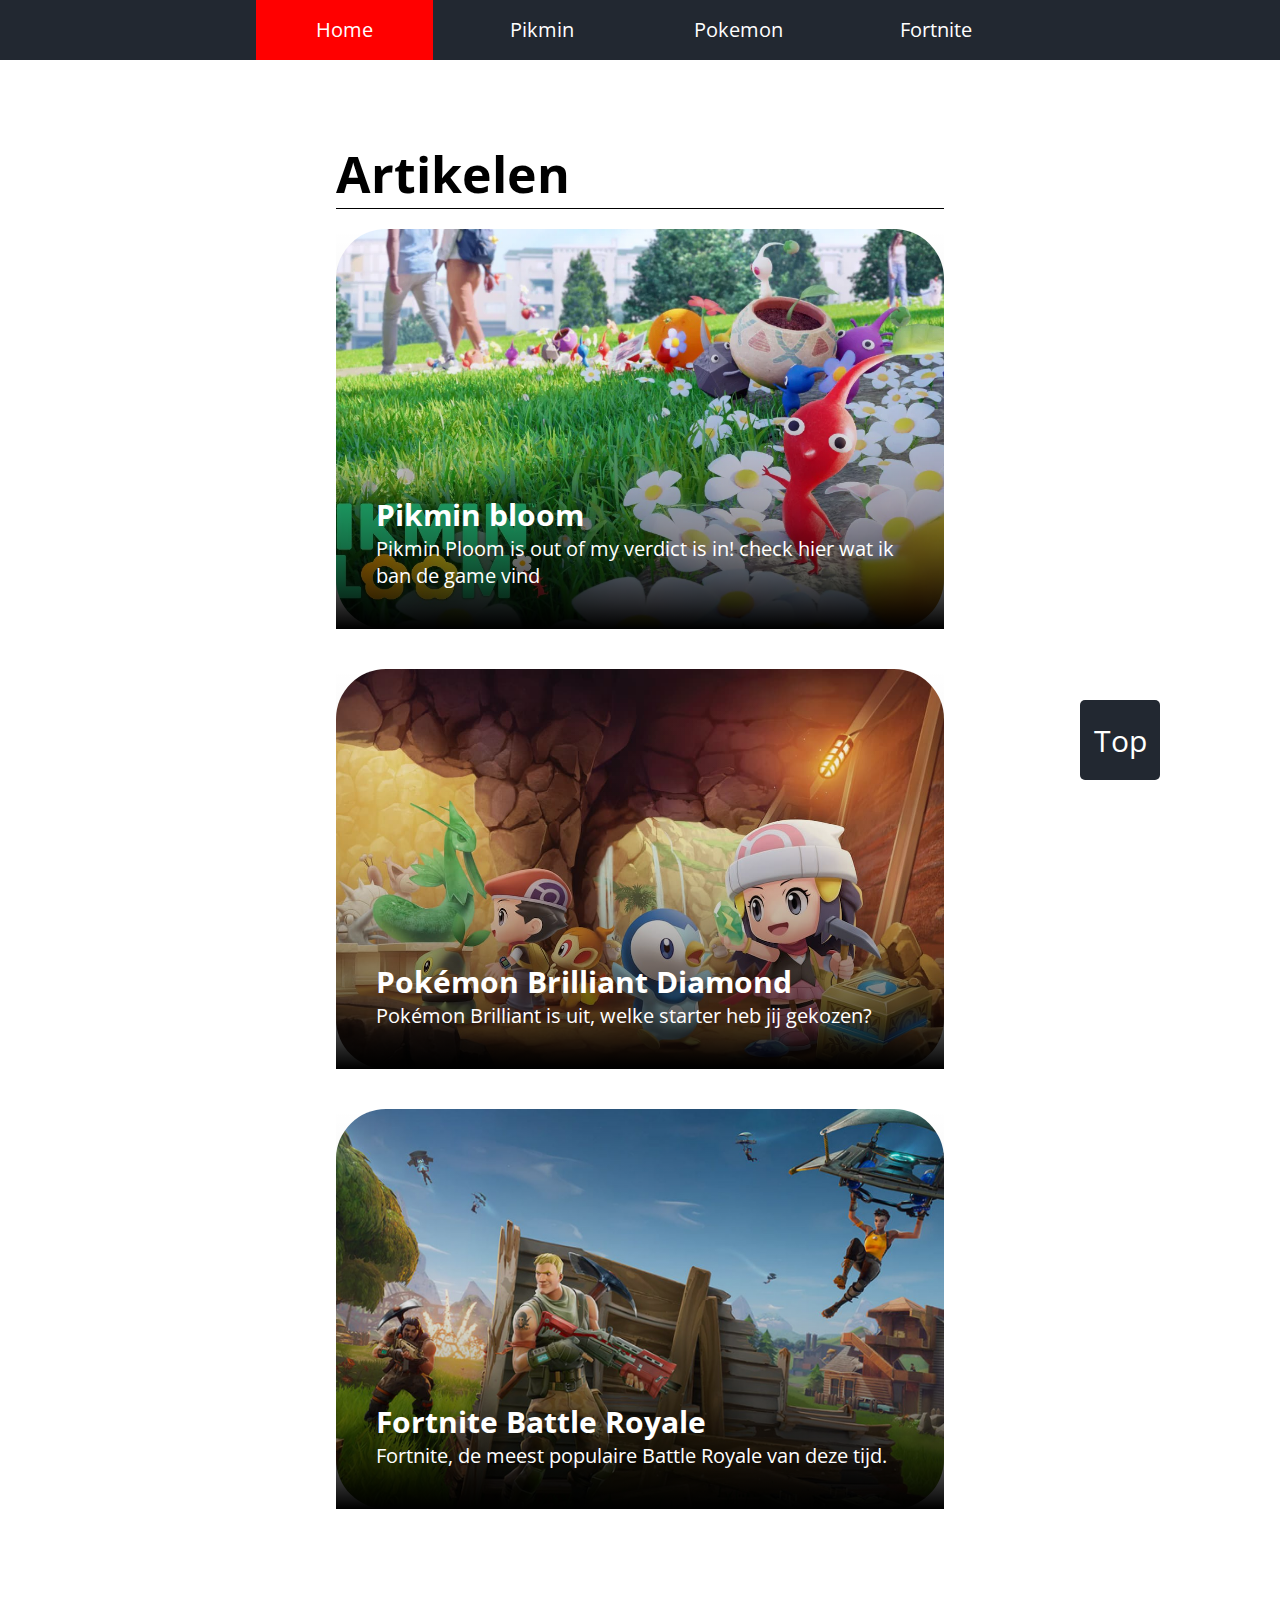
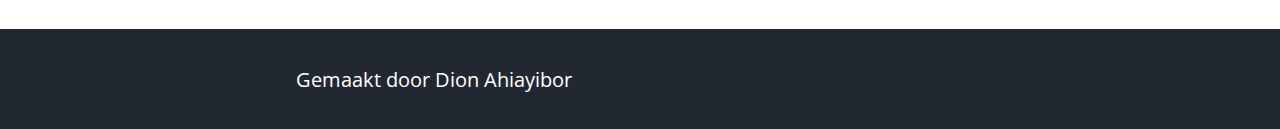
<file: blog/index.html>
<!DOCTYPE html>
<html lang="nl">
  <head>
    <meta charset="UTF-8" />
    <meta http-equiv="X-UA-Compatible" content="IE=edge" />
    <meta name="viewport" content="width=device-width, initial-scale=1.0" />
    <link rel="preconnect" href="https://fonts.googleapis.com" />
    <link rel="preconnect" href="https://fonts.gstatic.com" crossorigin />
    <link
      href="https://fonts.googleapis.com/css2?family=Ceviche+One&family=Open+Sans:ital@0;1&display=swap"
      rel="stylesheet"
    />
    <link rel="stylesheet" href="css/style.css" />
    <title>Dion's Game Blog</title>
  </head>
  <body>
    <header id="header">
      <nav>
        <ul>
          <li class="active"><a href="index.html">Home</a></li>
          <li><a href="pikmin.html">Pikmin</a></li>
          <li><a href="diamond.html">Pokemon</a></li>
          <li><a href="fortnite.html">Fortnite</a></li>
        </ul>
      </nav>
    </header>
    <main>
        <section>
        <h1>Artikelen</h1>
      <article class="box">
          <a href="pikmin.html">
        <figure>
          <img
            src="./img/pikminbloom.webp"
            alt="verschillende kleine wezens (pikmin) in verschillende kleuren"
          />
        </figure>
        <section>
          <h2>Pikmin bloom</h2>
          <p>
            Pikmin Ploom is out of my verdict is in! check hier wat ik ban de
            game vind
          </p>
        </section>
        </a>
      </article>
      <article class="box">
          <a href="diamond.html">
        <figure>
          <img
            src="./img/pokemonthumb.jpg"
            alt="de hoofdrolspelers van Pokemon in een grot meet starter Pokemon"
          />
        </figure>
        <section>
          <h2>Pokémon Brilliant Diamond</h2>
          <p>Pokémon Brilliant is uit, welke starter heb jij gekozen?</p>
        </section>
        </a>
      </article>
      <article class="box">
          <a href="fortnite.html">
        <figure>
          <img src="./img/fortnite.jpg" alt="Yoshi in zijn wolly vorm" />
        </figure>
        <section>
          <h2>Fortnite Battle Royale</h2>
          <p>Fortnite, de meest populaire Battle Royale van deze tijd.</p>
        </section>
        </a>
      </article>
        </section>
    </main>
    <a class="top" href="#header">Top</a>
    <footer>
      <p>Gemaakt door Dion Ahiayibor</p>
    </footer>
  </body>
</html>
</file>
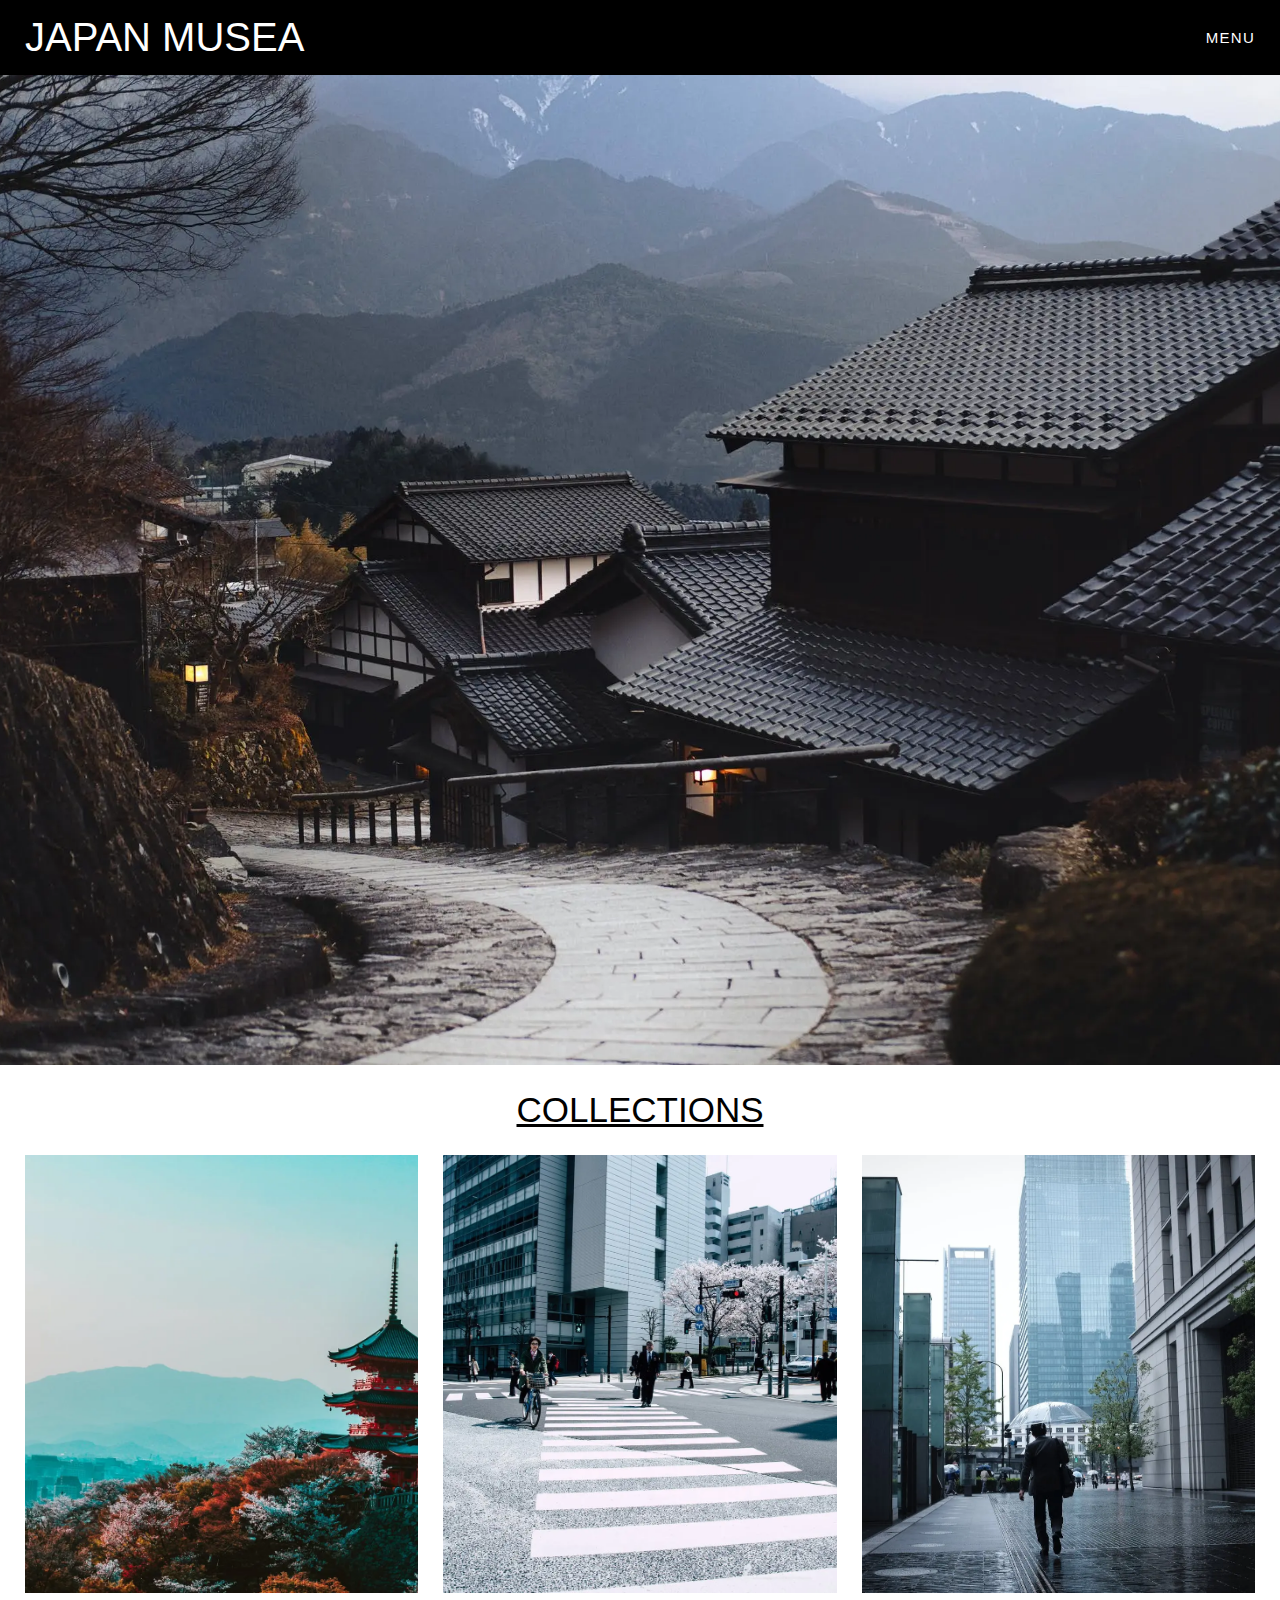
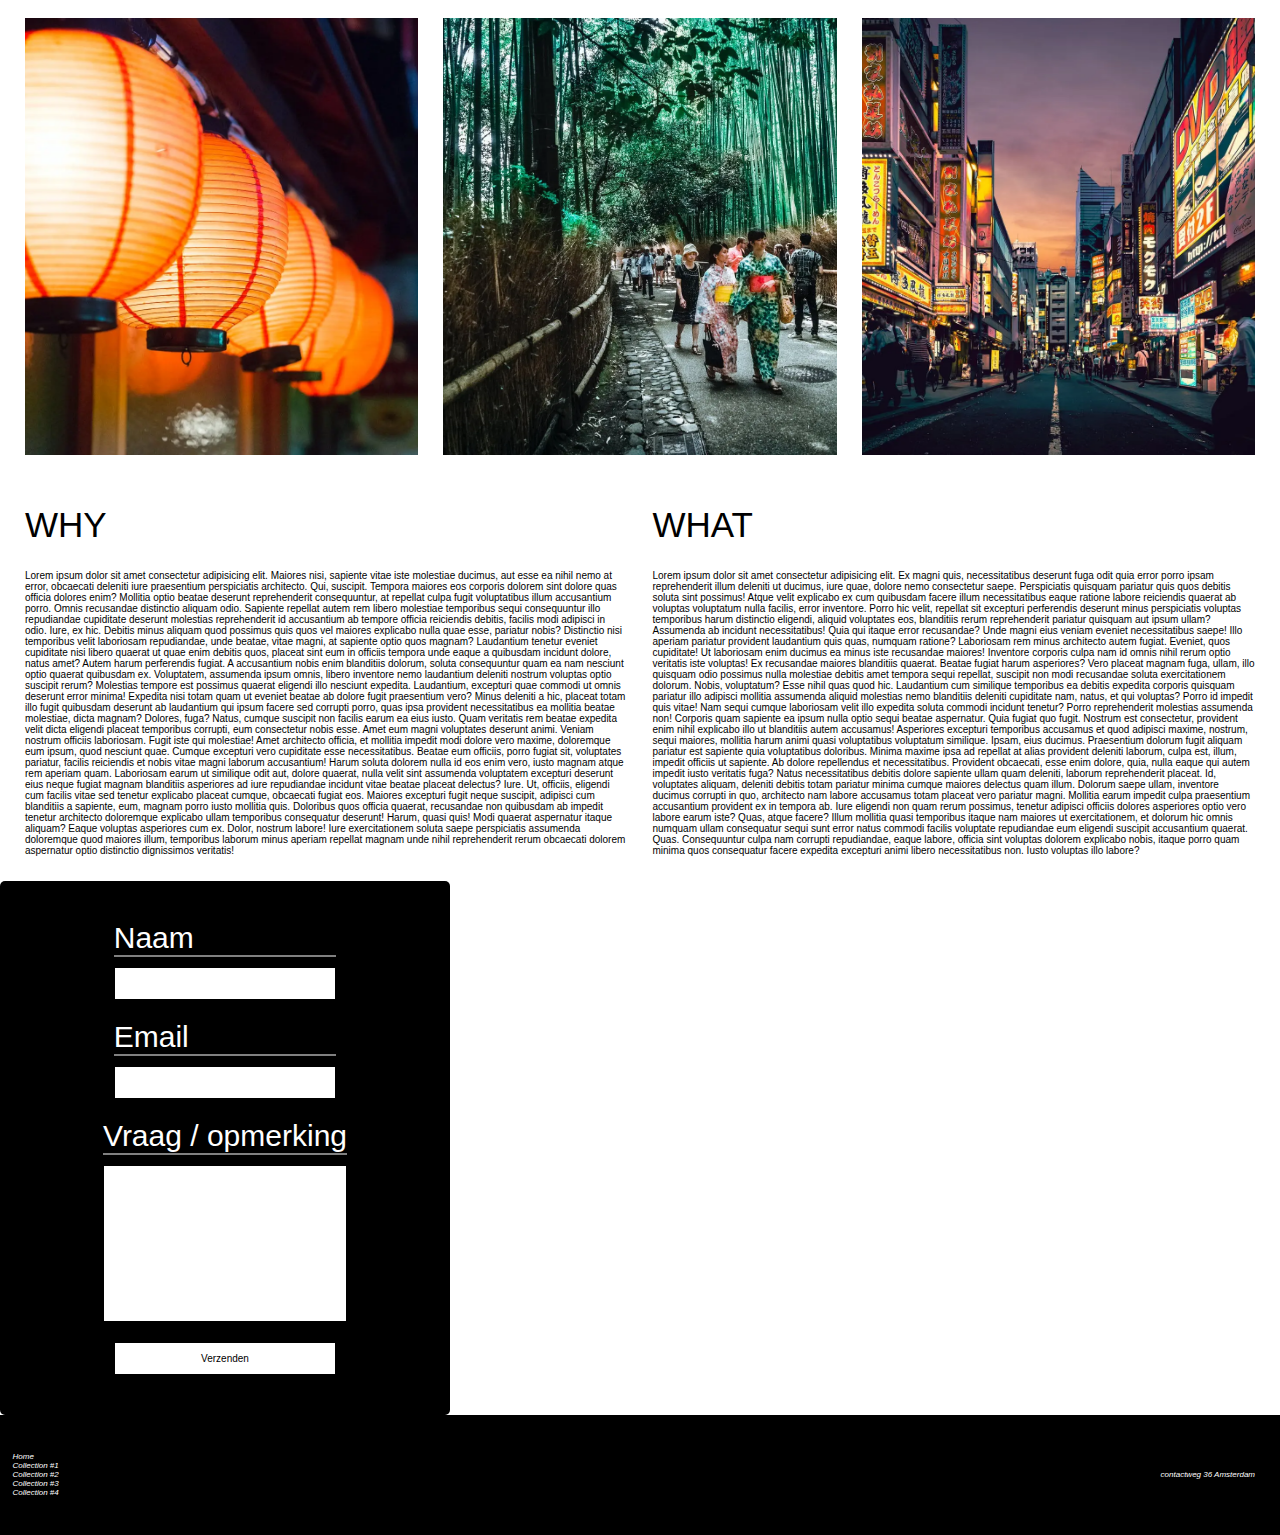
<file: japan/index.html>
<!DOCTYPE html>
<html lang="en">
<head>
    <meta charset="UTF-8">
    <meta http-equiv="X-UA-Compatible" content="IE=edge">
    <meta name="viewport" content="width=device-width, initial-scale=1.0">
    <title>Japan Musea</title>
    <link rel="stylesheet" href="css/style.css">
    <script src="js/main.js" defer></script>
</head>
<body id="js--body">
    <header class="header">
        <h1 class="headerTitle">Japan Musea</h1>
        <button id="js--menu" class="headerButton">Menu</button>
    </header>
    <nav id="js--nav" class="mainNavigation">
        <ul class="mainNavigationList">
            <li class="mainNavigationListItem">
                <a href="">Home</a>
            </li>
            <li class="mainNavigationListItem">
                <a href="">Collection #1</a>
            </li>
            <li class="mainNavigationListItem">
                <a href="">Collection #2</a>
            </li>
            <li class="mainNavigationListItem">
                <a href="">Collection #3</a>
            </li>
       
        </ul>
    </nav>
<main>
    <figure class="bigFigure">
        <img src="img/dorp.webp" alt="Een klein dorp in Japan met meerdere huizen in een oude stijl.">
    </figure>
    <section class="collections">
        <h2 class="collectionsTitle">Collections</h2>
        <ul class="collectionsList">
            <li class="collectionsListItem">
                <img src="img/bergen.webp" alt="Uitzicht vanaf de bergen.">
            </li>
            <li class="collectionsListItem">
                <img src="img/street.webp" alt="Mensen die over straat gaan bij een zebra pad">
            </li>
            <li class="collectionsListItem">
                <img src="img/umbrella.webp" alt="Man loopt langs gebouwen met een paraplu.">
            </li>
            <li class="collectionsListItem">
                <img src="img/lantaarn.webp" alt="Papieren lantaarns">
            </li>
            <li class="collectionsListItem">
                <img src="img/pad.webp" alt="Mensen Lopen door een bamboe bos">
            </li>
            <li class="collectionsListItem">
                <img src="img/centrum.webp" alt="veel mensen in japanse centrum.">
            </li>
        </ul>
    </section>
    <section class="info">
        <div class="block">
            <h2 class="infoTitle">Why</h2>
            <p>Lorem ipsum dolor sit amet consectetur adipisicing elit. Maiores nisi, sapiente vitae iste molestiae ducimus, aut esse ea nihil nemo at error, obcaecati deleniti iure praesentium perspiciatis architecto. Qui, suscipit. Tempora maiores eos corporis dolorem sint dolore quas officia dolores enim? Mollitia optio beatae deserunt reprehenderit consequuntur, at repellat culpa fugit voluptatibus illum accusantium porro. Omnis recusandae distinctio aliquam odio. Sapiente repellat autem rem libero molestiae temporibus sequi consequuntur illo repudiandae cupiditate deserunt molestias reprehenderit id accusantium ab tempore officia reiciendis debitis, facilis modi adipisci in odio. Iure, ex hic. Debitis minus aliquam quod possimus quis quos vel maiores explicabo nulla quae esse, pariatur nobis? Distinctio nisi temporibus velit laboriosam repudiandae, unde beatae, vitae magni, at sapiente optio quos magnam? Laudantium tenetur eveniet cupiditate nisi libero quaerat ut quae enim debitis quos, placeat sint eum in officiis tempora unde eaque a quibusdam incidunt dolore, natus amet? Autem harum perferendis fugiat. A accusantium nobis enim blanditiis dolorum, soluta consequuntur quam ea nam nesciunt optio quaerat quibusdam ex. Voluptatem, assumenda ipsum omnis, libero inventore nemo laudantium deleniti nostrum voluptas optio suscipit rerum? Molestias tempore est possimus quaerat eligendi illo nesciunt expedita. Laudantium, excepturi quae commodi ut omnis deserunt error minima! Expedita nisi totam quam ut eveniet beatae ab dolore fugit praesentium vero? Minus deleniti a hic, placeat totam illo fugit quibusdam deserunt ab laudantium qui ipsum facere sed corrupti porro, quas ipsa provident necessitatibus ea mollitia beatae molestiae, dicta magnam? Dolores, fuga? Natus, cumque suscipit non facilis earum ea eius iusto. Quam veritatis rem beatae expedita velit dicta eligendi placeat temporibus corrupti, eum consectetur nobis esse. Amet eum magni voluptates deserunt animi. Veniam nostrum officiis laboriosam. Fugit iste qui molestiae! Amet architecto officia, et mollitia impedit modi dolore vero maxime, doloremque eum ipsum, quod nesciunt quae. Cumque excepturi vero cupiditate esse necessitatibus. Beatae eum officiis, porro fugiat sit, voluptates pariatur, facilis reiciendis et nobis vitae magni laborum accusantium! Harum soluta dolorem nulla id eos enim vero, iusto magnam atque rem aperiam quam. Laboriosam earum ut similique odit aut, dolore quaerat, nulla velit sint assumenda voluptatem excepturi deserunt eius neque fugiat magnam blanditiis asperiores ad iure repudiandae incidunt vitae beatae placeat delectus? Iure. Ut, officiis, eligendi cum facilis vitae sed tenetur explicabo placeat cumque, obcaecati fugiat eos. Maiores excepturi fugit neque suscipit, adipisci cum blanditiis a sapiente, eum, magnam porro iusto mollitia quis. Doloribus quos officia quaerat, recusandae non quibusdam ab impedit tenetur architecto doloremque explicabo ullam temporibus consequatur deserunt! Harum, quasi quis! Modi quaerat aspernatur itaque aliquam? Eaque voluptas asperiores cum ex. Dolor, nostrum labore! Iure exercitationem soluta saepe perspiciatis assumenda doloremque quod maiores illum, temporibus laborum minus aperiam repellat magnam unde nihil reprehenderit rerum obcaecati dolorem aspernatur optio distinctio dignissimos veritatis!</p>
        </div>

        <div class="block">
            <h2 class="infoTitle">What</h2>
            <p>Lorem ipsum dolor sit amet consectetur adipisicing elit. Ex magni quis, necessitatibus deserunt fuga odit quia error porro ipsam reprehenderit illum deleniti ut ducimus, iure quae, dolore nemo consectetur saepe. Perspiciatis quisquam pariatur quis quos debitis soluta sint possimus! Atque velit explicabo ex cum quibusdam facere illum necessitatibus eaque ratione labore reiciendis quaerat ab voluptas voluptatum nulla facilis, error inventore. Porro hic velit, repellat sit excepturi perferendis deserunt minus perspiciatis voluptas temporibus harum distinctio eligendi, aliquid voluptates eos, blanditiis rerum reprehenderit pariatur quisquam aut ipsum ullam? Assumenda ab incidunt necessitatibus! Quia qui itaque error recusandae? Unde magni eius veniam eveniet necessitatibus saepe! Illo aperiam pariatur provident laudantium quis quas, numquam ratione? Laboriosam rem minus architecto autem fugiat. Eveniet, quos cupiditate! Ut laboriosam enim ducimus ea minus iste recusandae maiores! Inventore corporis culpa nam id omnis nihil rerum optio veritatis iste voluptas! Ex recusandae maiores blanditiis quaerat. Beatae fugiat harum asperiores? Vero placeat magnam fuga, ullam, illo quisquam odio possimus nulla molestiae debitis amet tempora sequi repellat, suscipit non modi recusandae soluta exercitationem dolorum. Nobis, voluptatum? Esse nihil quas quod hic. Laudantium cum similique temporibus ea debitis expedita corporis quisquam pariatur illo adipisci mollitia assumenda aliquid molestias nemo blanditiis deleniti cupiditate nam, natus, et qui voluptas? Porro id impedit quis vitae! Nam sequi cumque laboriosam velit illo expedita soluta commodi incidunt tenetur? Porro reprehenderit molestias assumenda non! Corporis quam sapiente ea ipsum nulla optio sequi beatae aspernatur. Quia fugiat quo fugit. Nostrum est consectetur, provident enim nihil explicabo illo ut blanditiis autem accusamus! Asperiores excepturi temporibus accusamus et quod adipisci maxime, nostrum, sequi maiores, mollitia harum animi quasi voluptatibus voluptatum similique. Ipsam, eius ducimus. Praesentium dolorum fugit aliquam pariatur est sapiente quia voluptatibus doloribus. Minima maxime ipsa ad repellat at alias provident deleniti laborum, culpa est, illum, impedit officiis ut sapiente. Ab dolore repellendus et necessitatibus. Provident obcaecati, esse enim dolore, quia, nulla eaque qui autem impedit iusto veritatis fuga? Natus necessitatibus debitis dolore sapiente ullam quam deleniti, laborum reprehenderit placeat. Id, voluptates aliquam, deleniti debitis totam pariatur minima cumque maiores delectus quam illum. Dolorum saepe ullam, inventore ducimus corrupti in quo, architecto nam labore accusamus totam placeat vero pariatur magni. Mollitia earum impedit culpa praesentium accusantium provident ex in tempora ab. Iure eligendi non quam rerum possimus, tenetur adipisci officiis dolores asperiores optio vero labore earum iste? Quas, atque facere? Illum mollitia quasi temporibus itaque nam maiores ut exercitationem, et dolorum hic omnis numquam ullam consequatur sequi sunt error natus commodi facilis voluptate repudiandae eum eligendi suscipit accusantium quaerat. Quas. Consequuntur culpa nam corrupti repudiandae, eaque labore, officia sint voluptas dolorem explicabo nobis, itaque porro quam minima quos consequatur facere expedita excepturi animi libero necessitatibus non. Iusto voluptas illo labore?</p>
        </div>
    </section>
</main>

    <form>
        <div>
            <label for="">Naam</label>
            <input id="naam" type="text">
        </div>
        <div>
            <label for="">Email</label>
            <input id="email" type="email">
        </div>
        <div>
            <label for="">Vraag / opmerking</label>
            <textarea id="vraag" class="bigText"></textarea>
        </div>
        <input class="submit" type="submit" value="Verzenden">
    </form>


     
 </footer>
<footer class="footer">
    <ul class="footerNavigation">
        <li class="footerNavigationItem">
            <a href="">Home</a>
        </li>
        <li class="footerNavigationItem">
            <a href="">Collection #1</a>
        </li>
        <li class="footerNavigationItem">
            <a href="">Collection #2</a>
        </li>
        <li class="footerNavigationItem">
            <a href="">Collection #3</a>
        </li>
        <li class="footerNavigationItem">
            <a href="">Collection #4</a>
        </li>

    </ul>
    <address>
        contactweg 36
        Amsterdam
    </address>
</footer>
    

</body>
</html>
</file>
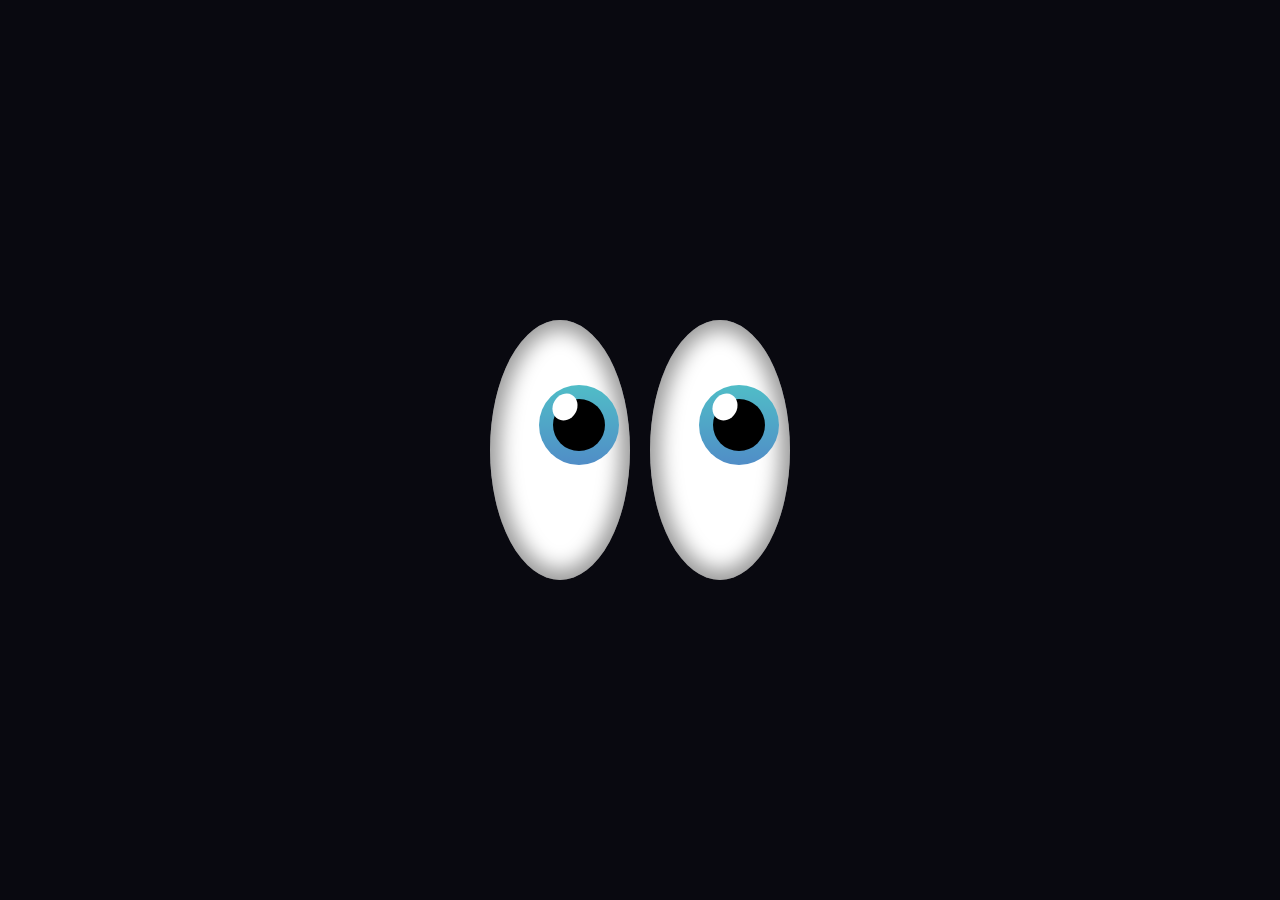
<file: blog/eyes-live/index.html>
<!DOCTYPE html>
<html lang="en">
<head>
    <meta charset="UTF-8">
    <meta http-equiv="X-UA-Compatible" content="IE=edge">
    <meta name="viewport" content="width=device-width, initial-scale=1.0">
    <link rel="stylesheet" href="css/syle.css">
    <title>Eyes Live</title>
</head>
<body class="u-flex">
    <figure class="eyes">
        <div class="eye u-flex">
            <div class="iris u-flex">
                <div class="pupil"></div>
                <div class="shimmering"></div>
            </div>
        </div>
    </figure>
    <figure class="eyes">
        <div class="eye u-flex">
            <div class="iris u-flex">
                <div class="pupil"></div>
                <div class="shimmering"></div>
            </div>
        </div>
    </figure>
</html>
</file>
<file: blog/css/style.css>
*{
    padding: 0;
    margin: 0;
    box-sizing: border-box;
}

html{
    scroll-behavior: smooth;
}
body{
      font-size: 1.25rem;
      font-family: 'Open Sans', sans-serif;
      font-weight: 400;
      
}

header, footer{
    background: #222831;
    color: white;
    height: 3.75rem;
}

main{
    padding: 2.5rem;
    height: 100%;
    width: 60vw;
    margin:0 auto;
}

nav{
    width: 60vw;
    height: 100%;
    margin: 0 auto;
}
 nav > ul{
    display: flex;
    list-style: none;
    height: 100%;
    width: 100%;
    align-items: center;
    justify-content: space-evenly;
    gap: 1.25rem;
}

nav > ul >li{
    width: 100%;
    height: 100%;
}

.active{
    background: red;
}

nav > ul > li > a{
    height: 100%;
    width: 100%;
    display: block;
    text-align: center ;
    line-height: 3.75rem;
    text-decoration: none;
    color: white;
}

h1{
    font-size: 250%;
    margin-bottom: 1.25rem;
    border-bottom: 0.0625rem solid black;
}

section{
    width: 100%;
    padding: 2.5rem;
}

article{
    width: 60vw; ; 
    margin: 0 auto;
    width: 100%;
}

.box{
    width: 100%;
    height: 25rem;
    position: relative;
    padding: 0;
    margin-bottom: 2.5rem;
}

.box > a > figure{
    width: 100%;
    height: 100%;
}

.box > a > figure > img{
    width: 100%;
    height: 100%;
    object-fit: cover;
    border-radius: 3.125rem;
}

.box > a > figure > img:hover{
    transform: none;
}


.box > a > section{
    position: absolute;
    bottom: 0%;
    left: 0%;
    padding: 2.5rem;
    color: white;
    width: 100%;
    height: 100%;
    background: linear-gradient(transparent,80%,black);
    border-radius: 3.125;
    display: flex;
    justify-content: flex-end;
    flex-direction: column;
    
}
figure{
    margin-bottom: 2.5rem;
}

.slideshow{
    transform: none;
}

img{
    width: 100%;
    border-radius: 5px;
    transition: 0.2s transform;
}

img:hover{
    transform: scale(1.05);
}
p{
    margin-bottom: 2.5rem;
}
p:last-of-type{
    margin-bottom: 0;
}

figcaption{
    font-size: 80%;
    font-style:italic;
    font-weight: 400;
}

audio{
    display: block;
    margin-top: 1.25rem;
}

video{
    width: 100%;
    margin-bottom: 1.25rem;
    border-radius: 0.3125rem;
}

.top{
    width: 5rem;
    height: 5rem;
    background-color: #222831;
    border: none;
    font-size: 150%;
    font-family: 'Open Sans', sans-serif;
    border-radius: 0.3125rem;
    color: white;
    position: fixed;
    bottom: 7.5rem;
    right: 7.5rem;
    text-decoration: none;
    display: flex;
    justify-content: center;
    align-items: center;
}

footer{
    height: 6.25rem;
    display: flex;
    align-items: center;
}
footer > p{
    display: flex;
    width:60vw;
    margin:0 auto;
    padding-left: 2.5rem;

}


@media screen and (max-width:62.5rem){
    main{
        width: 80vw;
    }
    footer > p{
        width: 80vw;
    }
    img:hover{
        transform:none;
    }
    .top{
        width: 3.75rem;
        height: 3.75rem;
        bottom: 3.75rem;
        right: 3.75rem;
    }

    footer > p{
        width: 60vw;
        margin: 0 auto;
        padding-left: 5rem;
        }
    
    header{
        height:auto;
    }
    
    nav{
        width: 100%;
    }
    
    nav > ul{
        display: block;
    }
 }

@media screen and (max-width:37.5rem){
    body{
        font-size: 1rem;
    }
    main{
        width: 100vw; 
        padding: 1.25rem;
    }

    h1{
        font-size: 180%;
    }
    footer > p{
        width: 100vw;
        padding-left: 3.75rem;
    }
}
</file>
<file: japan/css/style.css>
*{
    padding: 0;
    margin: 0;
    box-sizing: border-box;
}

html{
    font-size: 62.5%;
}

body{
    font-family: sans-serif;
    font-size: 1rem;
}

.header{
    background: black;
    display: flex;
    height: 7.5rem;
    justify-content: space-between;
    align-items: center;
    padding: 1.25rem;
    padding-left: 2.5rem;
    padding-right: 2.5rem;
}

.headerTitle{
    color: white;
    text-transform: uppercase;
    font-size: 400%;
    font-weight: 400;
}

.headerButton{
    text-transform: uppercase;
    background: transparent;
    color: white;
    border: none;
    font-size: 150%;
    letter-spacing: 0.125rem;
}

.headerButton:hover{
    cursor: pointer;
}

.mainNavigation{
    position: absolute;
    top: 0;
    left: 0;
    bottom: 0;
    right: 0;
    background: black;
    display: flex;
    justify-content: center;
    align-items: center;
    visibility: hidden;
    opacity: 0;
    transition: 0.2s all;
}

.mainNavigationList{
    list-style: none;
}

.mainNavigationListItem{
    color: white;
    font-size: 350%;
    text-transform: uppercase;
    text-align: center;
    margin-bottom: 1.25rem ;
}

.mainNavigationListItem > a{
    text-decoration: none;
    color: white;
    
}

.bigFigure{
    width: 100%;
    height: 110vh;
}

.bigFigure > img{
    width: 100%;
    height: 100%;
    object-fit: cover;
}


.collections{
    width: 100%;
    padding: 2.5rem;
}

.collectionsTitle, .infoTitle{
    font-size: 350%;
    color: black;
    text-transform: uppercase;
    font-weight: 400;
    margin-bottom: 2.5rem;
    text-align: center;
    text-decoration: underline;
}

.infoTitle{
    text-align: left;
    text-decoration: none;
}

.collectionsList{
    list-style: none;
    display: flex;
    gap: 2.5rem;
    flex-wrap: wrap;
    justify-content: center;
}

.collectionsListItem{
    width: 31.25rem;
    height: 43.75rem;
    background: black;
    flex-shrink: 1;
    flex-grow: 1;
}

.collectionsListItem > img{
    width: 100%;
    height: 100%;
    object-fit: cover;
}

.info{
    padding: 2.5rem;
    display: flex;
    gap: 2.5rem;
    flex-wrap: wrap;
}

.block{
    width: 25rem;
    flex-shrink: 1;
    flex-grow: 1;
}



.footer{
    height: 120px;
    background: black;
    display: flex;
    color: white;
    justify-content: space-between;
    align-items: center;
    padding: 1.25rem;
    padding-right: 2.5rem;
}

.footerNavigation{
    list-style: none;

}

.footerNavigationItem{
    font-size: 80%;
    font-style: italic;
}

.footerNavigationItem > a{
    color: white;
    text-decoration: none;

}

.footer > address{
    font-size: 80%;
}

@media screen and (max-width:43.75rem) {
    body{
        font-size: 14;
    }
    .headerTitle{
        font-size: 380%;
    }
}

form{
    width:45rem;
    min-height: 40rem;
    background: black;
    display: flex;
    justify-content: center;
    align-items: center;
    flex-direction: column;
    padding: 4rem;
    font-size: 3rem;
    gap: 2rem;
    border-radius: 5px;
}

form label{
    border-bottom: 2px solid grey;
    color: white;
}

form div{
    display:flex;
    flex-direction: column;
    gap: 1rem;
}

input{
    display: block;
    width: 40ch;
    padding: 1rem 2rem;
    font-size: 1rem;
    border: 1px solid black;
    background: white;

}

textarea{
    height: 17.6ch;
    width:100%;
    font-size: 1.6rem;
    border: 1px solid black;
    font-family: sans-serif;
    padding: 1rem 2rem;
    resize:none;
    background: white;
}
</file>
<file: blog/eyes-live/css/syle.css>
*{
    margin:0 ;
    padding: 0;
    box-sizing: border-box;

}


body{
    min-height: 100vh;
    background: #090910;
    gap: 20px;
   
}

.eye{
    width: 140px;
    height: 260px;
    background: #ffffff;
    border-radius: 50%;
    box-shadow: inset 0px 0px 20px 10px rgba(0,0,0,0.4);
    position: relative;
}

.iris{
    width: 80px;
    height: 80px;
    background: #30d733;
    background: linear-gradient(#50BDC7,50%,#508DC7);
    border-radius: 50%;
    position: absolute;
    top: 25%;
    left: 35%;
}

.pupil{
    width: 65%;
    height: 65%;
    background: black;
    border-radius: 50%;
}

.shimmering{
    width:30%;
    height:35%;
    background: white;
    position: absolute;
    top: 10%;
    left: 18%;
    border-radius: 50%;
    transform: rotate(30deg) ;

}

.u-flex{

    display: flex;
    justify-content: center;
    align-items: center ;
}
</file>
